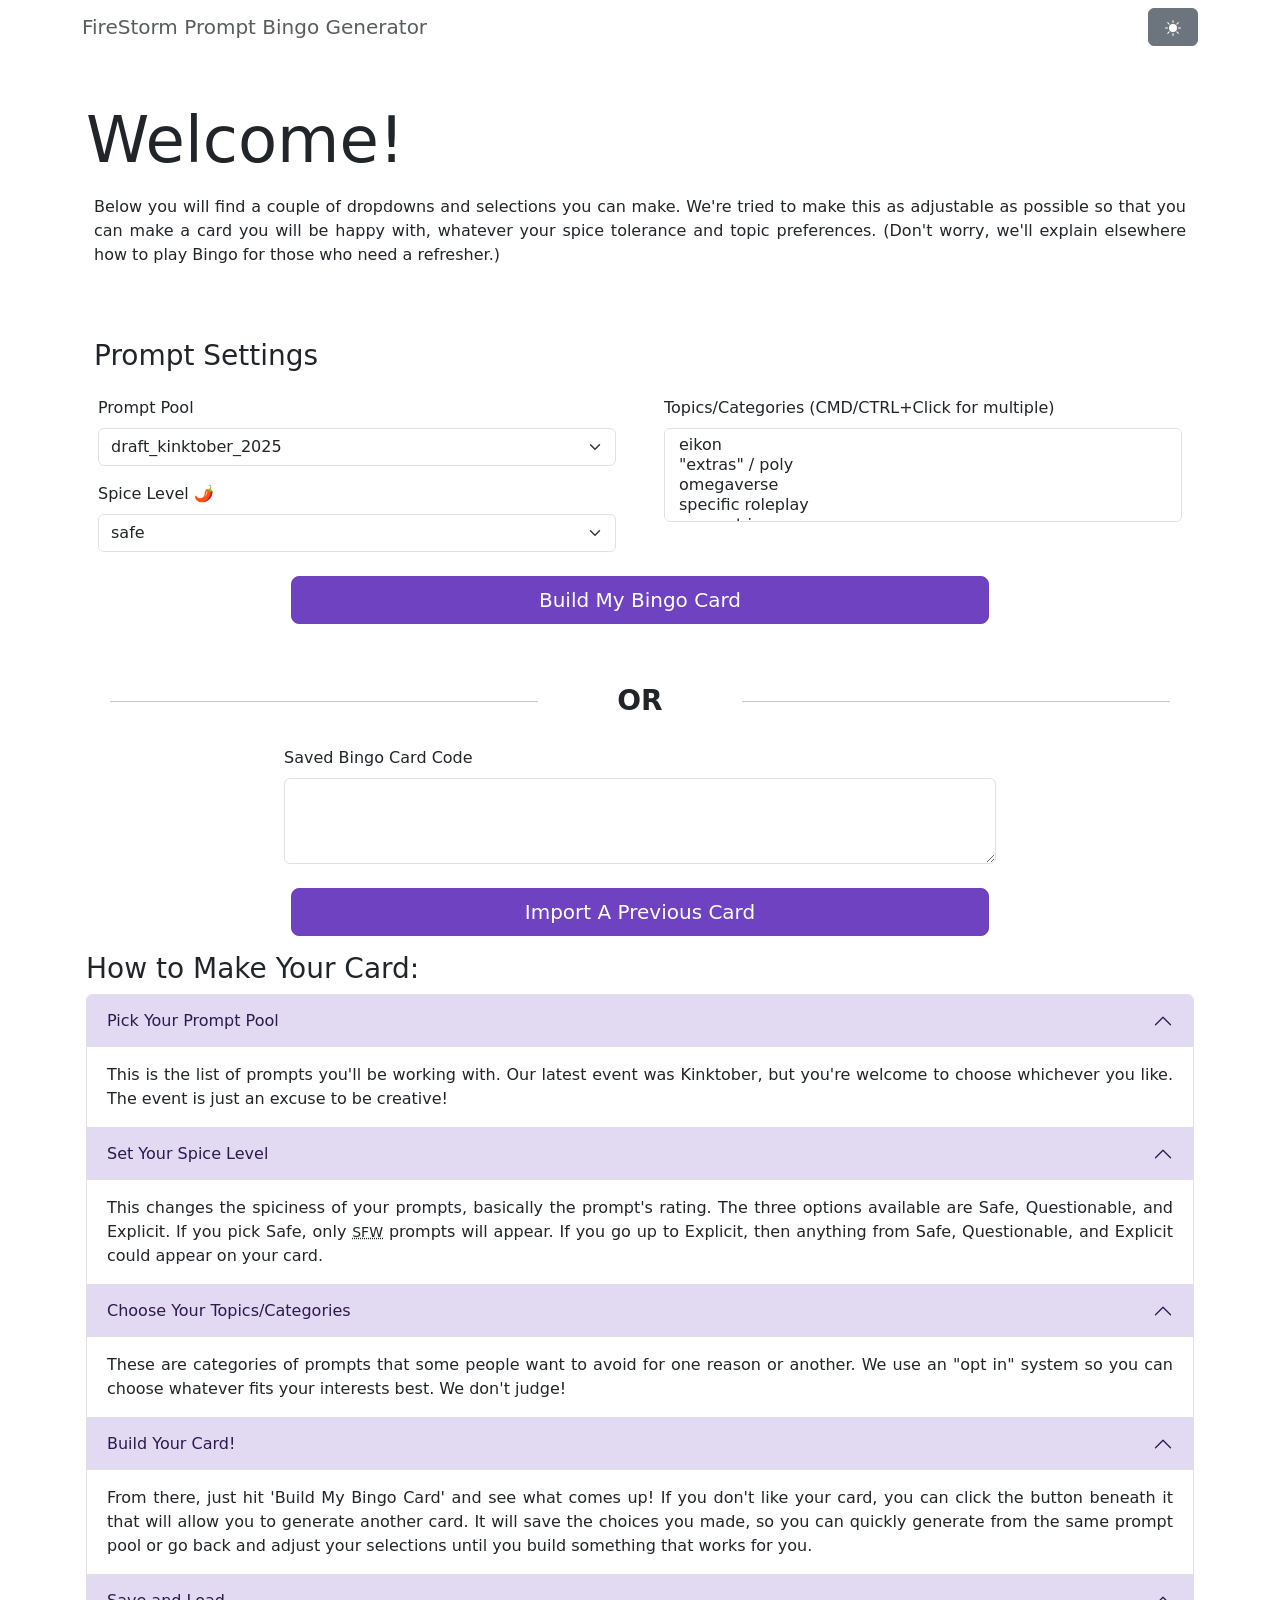
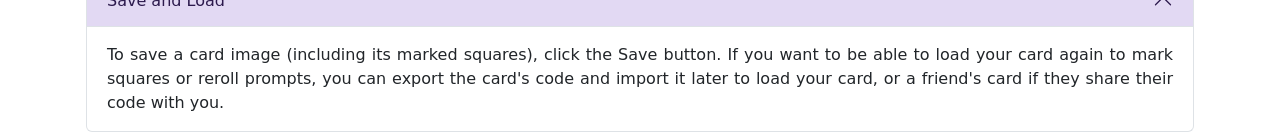
<file: app/index.html>
<!DOCTYPE html>
<html lang="en" data-bs-theme="dark">
  <head>
    <meta charset="utf-8" />
    <title>FireStorm Bingo</title>
    <meta name="viewport" content="width=device-width, initial-scale=1" />
    <!-- <meta name="description" content=""> -->
    <!-- <meta name="author" content=""> -->
    <link rel="icon" href="./images/icons/favicon.ico">
    <meta name="mobile-web-app-capable" context="yes">
    <meta name="apple-mobile-web-app-capable" context="yes">
    <link rel="apple-touch-icon" href="./images/icons/safari-180.png" sizes="180x180">
    <link rel="manifest" href="./manifest.json">

    <!-- For dev or stage environment. Do not disable caching in prod. -->
    <!-- <meta http-equiv='cache-control' content='no-cache'>  -->
    <!-- <meta http-equiv='expires' content='0'>  -->
    <!-- <meta http-equiv='pragma' content='no-cache'> -->

    <link rel="stylesheet" href="./css/custom-bootstrap.min.css" />
    <!-- Load app css after libraries so override cascades correctly -->
    <link rel="stylesheet" href="./css/application.css" />

  </head>
  <body>
    <header>
      <div class="navbar pending-load" id="navbar-wrapper">
        <div class="container">
          <div class="d-flex align-items-center">
            <a href="/"><span class="navbar-brand text-muted">FireStorm Prompt Bingo Generator</span></a>
          </div>
          <button id="theme-toggle" class="btn btn-secondary capture px-3" type="button">
            <svg xmlns="http://www.w3.org/2000/svg" width="16" height="16" fill="currentColor" class="bi bi-sun-fill theme-icon-light" viewBox="0 0 16 16">
              <path d="M8 12a4 4 0 1 0 0-8 4 4 0 0 0 0 8M8 0a.5.5 0 0 1 .5.5v2a.5.5 0 0 1-1 0v-2A.5.5 0 0 1 8 0m0 13a.5.5 0 0 1 .5.5v2a.5.5 0 0 1-1 0v-2A.5.5 0 0 1 8 13m8-5a.5.5 0 0 1-.5.5h-2a.5.5 0 0 1 0-1h2a.5.5 0 0 1 .5.5M3 8a.5.5 0 0 1-.5.5h-2a.5.5 0 0 1 0-1h2A.5.5 0 0 1 3 8m10.657-5.657a.5.5 0 0 1 0 .707l-1.414 1.415a.5.5 0 1 1-.707-.708l1.414-1.414a.5.5 0 0 1 .707 0m-9.193 9.193a.5.5 0 0 1 0 .707L3.05 13.657a.5.5 0 0 1-.707-.707l1.414-1.414a.5.5 0 0 1 .707 0m9.193 2.121a.5.5 0 0 1-.707 0l-1.414-1.414a.5.5 0 0 1 .707-.707l1.414 1.414a.5.5 0 0 1 0 .707M4.464 4.465a.5.5 0 0 1-.707 0L2.343 3.05a.5.5 0 1 1 .707-.707l1.414 1.414a.5.5 0 0 1 0 .708" />
            </svg>
            <svg xmlns="http://www.w3.org/2000/svg" width="16" height="16" fill="currentColor" class="bi bi-moon-stars-fill theme-icon-dark" viewBox="0 0 16 16">
              <path d="M6 .278a.77.77 0 0 1 .08.858 7.2 7.2 0 0 0-.878 3.46c0 4.021 3.278 7.277 7.318 7.277q.792-.001 1.533-.16a.79.79 0 0 1 .81.316.73.73 0 0 1-.031.893A8.35 8.35 0 0 1 8.344 16C3.734 16 0 12.286 0 7.71 0 4.266 2.114 1.312 5.124.06A.75.75 0 0 1 6 .278" />
              <path d="M10.794 3.148a.217.217 0 0 1 .412 0l.387 1.162c.173.518.579.924 1.097 1.097l1.162.387a.217.217 0 0 1 0 .412l-1.162.387a1.73 1.73 0 0 0-1.097 1.097l-.387 1.162a.217.217 0 0 1-.412 0l-.387-1.162A1.73 1.73 0 0 0 9.31 6.593l-1.162-.387a.217.217 0 0 1 0-.412l1.162-.387a1.73 1.73 0 0 0 1.097-1.097zM13.863.099a.145.145 0 0 1 .274 0l.258.774c.115.346.386.617.732.732l.774.258a.145.145 0 0 1 0 .274l-.774.258a1.16 1.16 0 0 0-.732.732l-.258.774a.145.145 0 0 1-.274 0l-.258-.774a1.16 1.16 0 0 0-.732-.732l-.774-.258a.145.145 0 0 1 0-.274l.774-.258c.346-.115.617-.386.732-.732z" />
            </svg>
          </button>
        </div>
      </div>
    </header>
    <main>
      <div class="container py-5" id="pending-load-spinner">
        <div class="d-flex justify-content-center my-5 py-5">
          <div class="spinner-border my-5">
            <span class="visually-hidden">Loading...</span>
          </div>
        </div>
      </div>
      <div id="wrapper" class="container px-3 pending-load">
        <div id="prompt-form">
          <div class="pt-5 pb-5">
            <h3 class="mb-3 display-3">Welcome!</h3>
            <div class="px-2 text-justify">
              <p>
                Below you will find a couple of dropdowns and selections you can make.
                We're tried to make this as adjustable as possible so that you can make
                a card you will be happy with, whatever your spice tolerance and topic preferences.
                (Don't worry, we'll explain elsewhere how to play Bingo for those who need a refresher.)
              </p>
            </div>
          </div>
          <div class="py-2">
            <h3 class="mb-3 mx-2">Prompt Settings</h3>
            <form class="needs-validation" novalidate>
              <div class="row">
                <div class="col-12 col-lg-6 pt-2">
                  <div class="container">
                    <div class="row">
                      <div class="mb-3">
                        <label for="dataset-selection" class="form-label">
                          Prompt Pool
                        </label>
                        <select
                          class="form-select"
                          id="dataset-selection"
                        ></select>
                      </div>
                    </div>
                    <div class="row">
                      <div class="mb-3">
                        <label for="sensitivity-limit-selection" class="form-label">
                          Spice Level 🌶️
                        </label>
                        <select
                          class="form-select"
                          id="sensitivity-limit-selection"
                        ></select>
                      </div>
                    </div>
                  </div>
                </div>
                <div class="col-12 col-lg-6 pt-2">
                  <div class="container">
                    <div class="row">
                      <div class="mb-3">
                        <label for="flag-selection" class="form-label">
                          Topics/Categories (CMD/CTRL+Click for multiple)
                        </label>
                        <select
                          class="form-select"
                          id="flag-selection"
                          multiple
                          size="4"
                        ></select>
                      </div>
                    </div>
                  </div>
                </div>
              </div>
              <div class="row px-4 mt-2">
                <div class="col-lg-8 offset-lg-2">
                  <button id="submit" type="submit" class="w-100 btn btn-primary btn-lg">
                    Build My Bingo Card
                  </button>
                </div>
              </div>
              <div class="row d-flex justify-content-center align-items-center py-lg-2 py-1 mt-5 mb-3 px-4">
                <div class="col-5"><hr /></div>
                <div class="col-2 text-center fw-bold fs-3">OR</div>
                <div class="col-5"><hr /></div>
              </div>
              <div class="row px-2">
                <div class="col-lg-8 offset-lg-2 px-3">
                  <div class="mb-3">
                    <label for="import-card-code" class="form-label">
                      Saved Bingo Card Code
                    </label>
                    <textarea id="import-card-code" class="form-control" rows="3"></textarea>
                  </div>
                </div>
              </div>
              <div class="row px-4 mt-2">
                <div class="col-lg-8 offset-lg-2">
                  <button id="import" type="submit" class="w-100 btn btn-primary btn-lg">
                    Import A Previous Card
                  </button>
                </div>
              </div>
            </form>
          </div>
          <div id="accordionHowToForm" class="accordion py-2 text-justify">
            <h3>How to Make Your Card:</h3>
            <div class="accordion-item">
              <h4 class="accordion-header">
                <button class="accordion-button" type="button" data-bs-toggle="collapse" data-bs-target="#how-to-dataset" aria-expanded="true" aria-controls="how-to-dataset">
                  Pick Your Prompt Pool
                </button>
              </h4>
              <div id="how-to-dataset" class="accordion-collapse collapse show">
                <div class="accordion-body">
                  This is the list of prompts you'll be working with. Our latest event
                  was Kinktober, but you're welcome to choose whichever you like.
                  The event is just an excuse to be creative!
                </div>
              </div>
            </div>
            <div class="accordion-item">
              <h4 class="accordion-header">
                <button class="accordion-button" type="button" data-bs-toggle="collapse" data-bs-target="#how-to-sensitivity" aria-expanded="true" aria-controls="how-to-sensitivity">
                  Set Your Spice Level
                </button>
              </h4>
              <div id="how-to-sensitivity" class="accordion-collapse collapse show">
                <div class="accordion-body">
                This changes the spiciness of your prompts, basically the prompt's rating.
                The three options available are Safe, Questionable, and Explicit.
                If you pick Safe, only <abbr title="Safe For Work" class="initialism">SFW</abbr> prompts will appear.
                If you go up to Explicit, then anything from Safe, Questionable, and Explicit could appear on your card.
                </div>
              </div>
            </div>
            <div class="accordion-item">
              <h4 class="accordion-header">
                <button class="accordion-button" type="button" data-bs-toggle="collapse" data-bs-target="#how-to-topics" aria-expanded="true" aria-controls="how-to-topics">
                  Choose Your Topics/Categories
                </button>
              </h4>
              <div id="how-to-topics" class="accordion-collapse collapse show">
                <div class="accordion-body">
                These are categories of prompts that some people want to avoid for
                one reason or another. We use an "opt in" system so you can choose
                whatever fits your interests best. We don't judge!
                </div>
              </div>
            </div>
            <div class="accordion-item">
              <h4 class="accordion-header">
                <button class="accordion-button" type="button" data-bs-toggle="collapse" data-bs-target="#how-to-build" aria-expanded="true" aria-controls="how-to-build">
                  Build Your Card!
                </button>
              </h4>
              <div id="how-to-build" class="accordion-collapse collapse show">
                <div class="accordion-body">
                From there, just hit 'Build My Bingo Card' and see what comes up!
                If you don't like your card, you can click the button beneath it
                that will allow you to generate another card. It will save the
                choices you made, so you can quickly generate from the same prompt
                pool or go back and adjust your selections until you build something
                that works for you.
                </div>
              </div>
            </div>
            <div class="accordion-item">
              <h4 class="accordion-header">
                <button class="accordion-button" type="button" data-bs-toggle="collapse" data-bs-target="#how-to-save" aria-expanded="true" aria-controls="how-to-save">
                  Save and Load
                </button>
              </h4>
              <div id="how-to-save" class="accordion-collapse collapse show">
                <div class="accordion-body">
                To save a card image (including its marked squares), click the Save button.
                If you want to be able to load your card again to mark squares or reroll prompts,
                you can export the card's code and import it later to load your
                card, or a friend's card if they share their code with you.
                </div>
              </div>
            </div>
          </div>
        </div>

        <div id="prompt-result">
          <div class="container coeurl mb-3">
            <div id="image-target" class="container coeurl">
              <div id="art-header">
                <picture>
                  <img src="./images/ren_coeurl_cid.png" />
                </picture>
                <picture>
                  <img src="./images/ren_lizzer_sploot.png" />
                </picture>
              </div>
              <div id="bingo-card">
                <div id="bingo-header">
                  <div>
                    <h3>B</h3>
                  </div>
                  <div>
                    <h3>I</h3>
                  </div>
                  <div>
                    <h3>N</h3>
                  </div>
                  <div>
                    <h3>G</h3>
                  </div>
                  <div>
                    <h3>O</h3>
                  </div>
                </div>
                <div id="bingo-frame"></div>
              </div>
            </div>
            <div class="card-controls input-group px-0">
              <button class="btn btn-secondary" type="button" id="export">
                Export
              </button>
              <textarea id="export-card-code" class="form-control" rows="2" disabled="disabled">
              </textarea>
              <button class="btn btn-secondary capture px-3" type="button" id="copy-export" title="Copy to clipboard">
                <svg xmlns="http://www.w3.org/2000/svg" width="16" height="16" fill="currentColor" class="bi bi-clipboard2-plus" viewBox="0 0 16 16">
                  <path d="M9.5 0a.5.5 0 0 1 .5.5.5.5 0 0 0 .5.5.5.5 0 0 1 .5.5V2a.5.5 0 0 1-.5.5h-5A.5.5 0 0 1 5 2v-.5a.5.5 0 0 1 .5-.5.5.5 0 0 0 .5-.5.5.5 0 0 1 .5-.5z"/>
                  <path d="M3 2.5a.5.5 0 0 1 .5-.5H4a.5.5 0 0 0 0-1h-.5A1.5 1.5 0 0 0 2 2.5v12A1.5 1.5 0 0 0 3.5 16h9a1.5 1.5 0 0 0 1.5-1.5v-12A1.5 1.5 0 0 0 12.5 1H12a.5.5 0 0 0 0 1h.5a.5.5 0 0 1 .5.5v12a.5.5 0 0 1-.5.5h-9a.5.5 0 0 1-.5-.5z"/>
                  <path d="M8.5 6.5a.5.5 0 0 0-1 0V8H6a.5.5 0 0 0 0 1h1.5v1.5a.5.5 0 0 0 1 0V9H10a.5.5 0 0 0 0-1H8.5z"/>
                </svg>
              </button>
            </div>
            <div class="card-controls btn-group" role="group" aria-label="Card control button group">
              <button class="btn btn-primary capture px-3" type="button" id="save-image">
                <svg xmlns="http://www.w3.org/2000/svg" width="16" height="16" fill="currentColor" class="bi bi-download" viewBox="0 0 16 16">
                  <path d="M.5 9.9a.5.5 0 0 1 .5.5v2.5a1 1 0 0 0 1 1h12a1 1 0 0 0 1-1v-2.5a.5.5 0 0 1 1 0v2.5a2 2 0 0 1-2 2H2a2 2 0 0 1-2-2v-2.5a.5.5 0 0 1 .5-.5"/>
                  <path d="M7.646 11.854a.5.5 0 0 0 .708 0l3-3a.5.5 0 0 0-.708-.708L8.5 10.293V1.5a.5.5 0 0 0-1 0v8.793L5.354 8.146a.5.5 0 1 0-.708.708z"/>
                </svg>
                <span>Save Image</span>
              </button>
              <button id="enable-reroll" type="button" class="btn btn-primary btn-icon">
                <svg xmlns="http://www.w3.org/2000/svg" width="16" height="16" fill="currentColor" class="bi bi-dice-6-fill" viewBox="0 0 16 16" aria-hidden="true">
                  <path d="M3 0a3 3 0 0 0-3 3v10a3 3 0 0 0 3 3h10a3 3 0 0 0 3-3V3a3 3 0 0 0-3-3zm1 5.5a1.5 1.5 0 1 1 0-3 1.5 1.5 0 0 1 0 3m8 0a1.5 1.5 0 1 1 0-3 1.5 1.5 0 0 1 0 3m1.5 6.5a1.5 1.5 0 1 1-3 0 1.5 1.5 0 0 1 3 0M12 9.5a1.5 1.5 0 1 1 0-3 1.5 1.5 0 0 1 0 3M5.5 12a1.5 1.5 0 1 1-3 0 1.5 1.5 0 0 1 3 0M4 9.5a1.5 1.5 0 1 1 0-3 1.5 1.5 0 0 1 0 3"/>
                </svg>
                <span>Enable Re-roll</span>
              </button>
              <button id="rebuild" type="button" class="btn btn-warning btn-icon">
                <svg xmlns="http://www.w3.org/2000/svg" width="16" height="16" fill="currentColor" class="bi bi-arrow-clockwise" viewBox="0 0 16 16" aria-hidden="true">
                  <path fill-rule="evenodd" d="M8 3a5 5 0 1 0 4.546 2.914.5.5 0 0 1 .908-.417A6 6 0 1 1 8 2z"/>
                  <path d="M8 4.466V.534a.25.25 0 0 1 .41-.192l2.36 1.966c.12.1.12.284 0 .384L8.41 4.658A.25.25 0 0 1 8 4.466"/>
                </svg>
                <span>New Card</span>
              </button>
            </div>
          </div>
          <div id="accordionHowTo" class="accordion py-2">
            <div class="accordion-item">
              <h2 class="accordion-header">
                <button class="accordion-button" type="button" data-bs-toggle="collapse" data-bs-target="#how-to-reroll" aria-expanded="true" aria-controls="how-to-reroll">
                  How to Re-Roll Specific Squares
                </button>
              </h2>
              <div id="how-to-reroll" class="accordion-collapse collapse show">
                <div class="accordion-body">
                  If you are generally happy with your bingo card but want to re-roll a specific square,
                  you can click the button "Enable Re-roll" to enable re-rolling mode.
                  Then, long press on the card square you want to change.
                  This will trigger the re-roll action and replace the prompt with a new one.
                  To exit re-roll mode, simply click the "Disable Re-roll" button.
                </div>
              </div>
            </div>
            <div class="accordion-item">
              <h2 class="accordion-header">
                <button class="accordion-button" type="button" data-bs-toggle="collapse" data-bs-target="#how-to-play" aria-expanded="true" aria-controls="how-to-play">
                  How to Play
                </button>
              </h2>
              <div id="how-to-play" class="accordion-collapse collapse show">
                <div class="accordion-body">
                  In your medium of choice, create stuff that vibes with the boxes
                  on your bingo card. When your creation is done, you get to mark off
                  a square (or more, if you used multiple prompts in the same creation).
                </div>
              </div>
            </div>
            <div class="accordion-item">
              <h2 class="accordion-header">
                <button class="accordion-button" type="button" data-bs-toggle="collapse" data-bs-target="#how-to-win" aria-expanded="true" aria-controls="how-to-win">
                  How to Win
                </button>
              </h2>
              <div id="how-to-win" class="accordion-collapse collapse show">
                <div class="accordion-body">
                  If you mark off all the squares in a row, column, or diagonal, then you win!
                  There are other options too, such as marking off a 2x2, 3x3, 4x4, or 5x5 area
                  (also known as a blackout). Whatever version of the game you want to play works!
                  Some people will even try to incorporate an entire row into one creative work;
                  that is also winning. Set the conditions that you will enjoy and go create!
                </div>
              </div>
            </div>
          </div>
        </div>
      </div>
    </main>
    <div aria-live="polite" aria-atomic="true" class="position-relative">
      <div class="toast-container position-fixed bottom-0 end-0 p-3"></div>
    </div>
    <script src="./js/bootstrap.bundle.min.js"></script>
    <script src="./js/snapdom.min.js"></script>
    <script type="module">
      import { CardUI } from "./js/ui/card.js";
      const app = new CardUI();
      globalThis.app = app;
    </script>
  </body>
</html>
</file>
<file: app/css/application.css>
html {
  overflow-y: scroll;
}

body {
  display: grid;
  place-content: center center;
  min-height: 100dvh;
  margin: 0;
  padding: 0;
}

@view-transition {
  navigation: auto;
}

header a {
  text-decoration: none;
}

/* do not allow svgs inside of buttons to capture mouse events (let them bubble up to the button itself) */
button.capture > svg,
button.capture > svg > path,
button.capture > span,
a.capture > svg,
a.capture > svg > path {
  pointer-events: none;
}

button.btn-icon > svg:has(+ span) {
  margin-top: -0.1rem;
}

.pending-load {
  display: none;
}

#content-missing-msg svg,
#content-blocked-msg svg {
  color: #a00;
  width: 50px;
  height: 50px;
}

@media (prefers-color-scheme: dark) {
  html[data-bs-theme="dark"] .form-control:disabled,
  html[data-bs-theme="dark"] .form-control[readonly] {
    background-color: #333 !important;
    color: #c2c2c2 !important;
  }

  html[data-bs-theme="dark"] .page-link:not(.disabled) {
    background-color: #2b2b2b;
    color: #3877b8;
  }
}

.text-justify {
  text-align: justify;
}

/* styling for squares when marked */
html[data-bs-theme="dark"] bingo-square.marked-square {
  background-color: rgb(120, 30, 30);
  color: white;
}

html[data-bs-theme="light"] bingo-square.marked-square {
  background-color: rgb(150, 0, 0);
  color: white;
}

/* TLB -- start */
/* TLB -- start */
/* TLB -- start */
.coeurl {
  display: grid;
  min-height: 100%;
  place-content: center center;

  gap: 3vmin;
}

#art-header {
  position: relative;
  z-index: 2;
  height: 11vmin;
}

#art-header :nth-child(1) img {
  position: absolute;
  left: 0;
  height: 15vmin;
}

#art-header :nth-child(2) img {
  position: absolute;
  right: 0;
  translate: 0 10%;
  height: 15vmin;
}

@media screen and (min-width: 500px) {
  #bingo-card {
    --max-size: 75vmin;
  }
}

@media screen and (max-width: 500px) {
  #bingo-card {
    --max-size: unset;
  }
}

#bingo-card {
  position: relative;
  z-index: 1;
  border-radius: 1vmin;
  padding: 1.5vmin;

  display: grid;
  gap: 0.5vmin;

  --top-color: #8b2820;
  --middle-color: #48413f;
  --bottom-color: #5e5178;
  --card-text: white;
  --match-color: #d78b35;
  --match-text: #222;

  background-color: var(--middle-color);

  background-image: linear-gradient(
      120deg,
      var(--top-color) 0%,
      transparent 25%,
      transparent 75%,
      var(--bottom-color) 100%
    ),
    linear-gradient(
      90deg,
      var(--top-color) -10%,
      transparent 5%,
      transparent 95%,
      var(--bottom-color) 110%
    );
}

#bingo-header {
  width: var(--max-size);
  display: grid;
  gap: 0.5vmin;

  grid-template-columns: repeat(5, 1fr);

  & > * {
    display: grid;
    text-align: center;
    place-content: center center;
    font-size: 5vmin;
    background: #000000dd;
    color: white;

    border-radius: 0.5vmin;

    & > h3 {
      margin: 1vmin;
      padding: auto;
    }
  }
}

#bingo-frame {
  width: var(--max-size);
  display: grid;
  gap: 0.5vmin;
  grid-template-columns: repeat(5, 1fr);

  & > bingo-square {
    aspect-ratio: 1;
    background: #000000aa;
    word-wrap: balanced;
    text-wrap: wrap;
    display: grid;
    text-align: center;
    place-content: center center;
    font-size: 2vmin;
    font-weight: 600;

    border-radius: 0.5vmin;
    border: solid #00000055 0.3vmin;
    padding: 1vmin;
    overflow: hidden;
    cursor: pointer;

    color: var(--card-text);
    transition: none 150ms;
    transition-property: color, background;

    &.marked-square {
      color: var(--match-text);
      background: var(--match-color);
    }

    &.long-press-active {
      background-color: darkred;
      transform-origin: center;
      transform: scale(1.05);
    }

    & > .bingo-square-text-selectable {
      user-select: auto;
    }

    & > .bingo-square-text-unselectable {
      user-select: none;
    }

    &[data-id="bingo-square-num-12"] {
      font-size: 4vmin;
      font-weight: bold;
    }
  }
}
</file>
